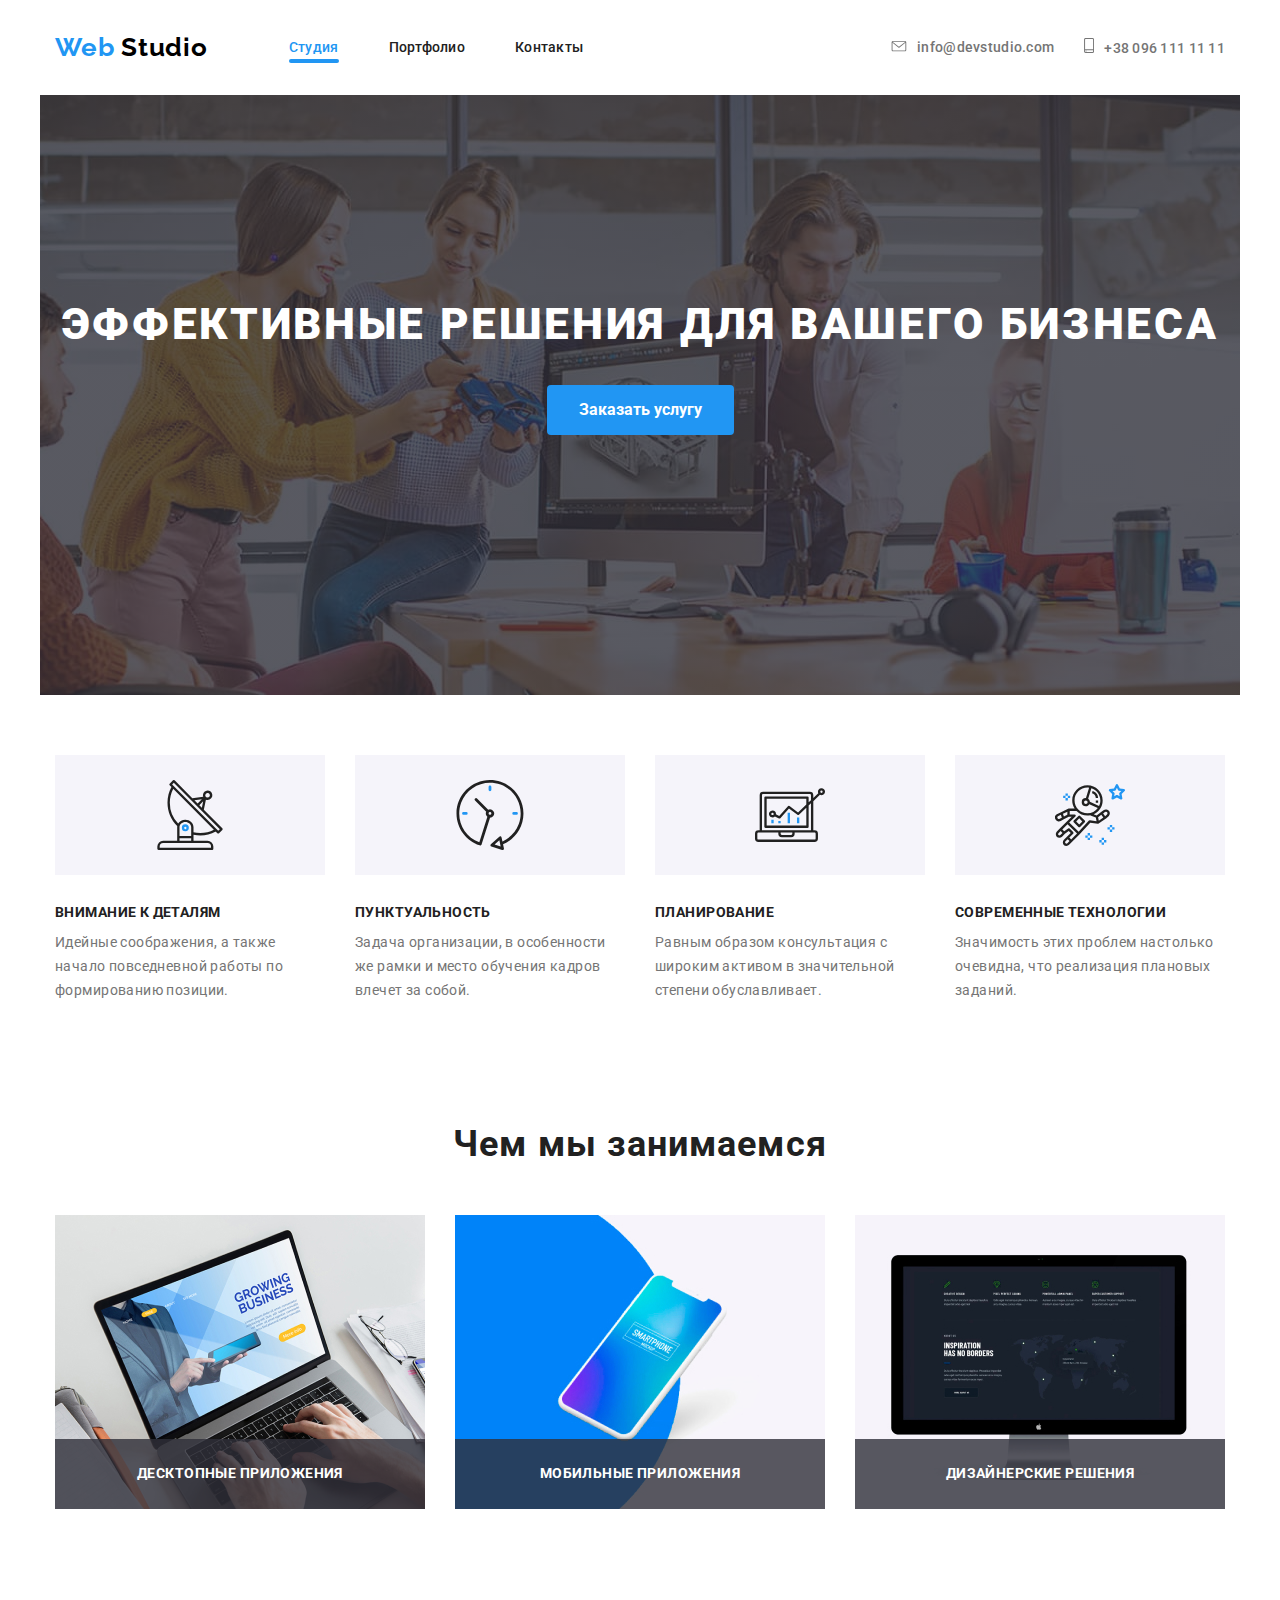
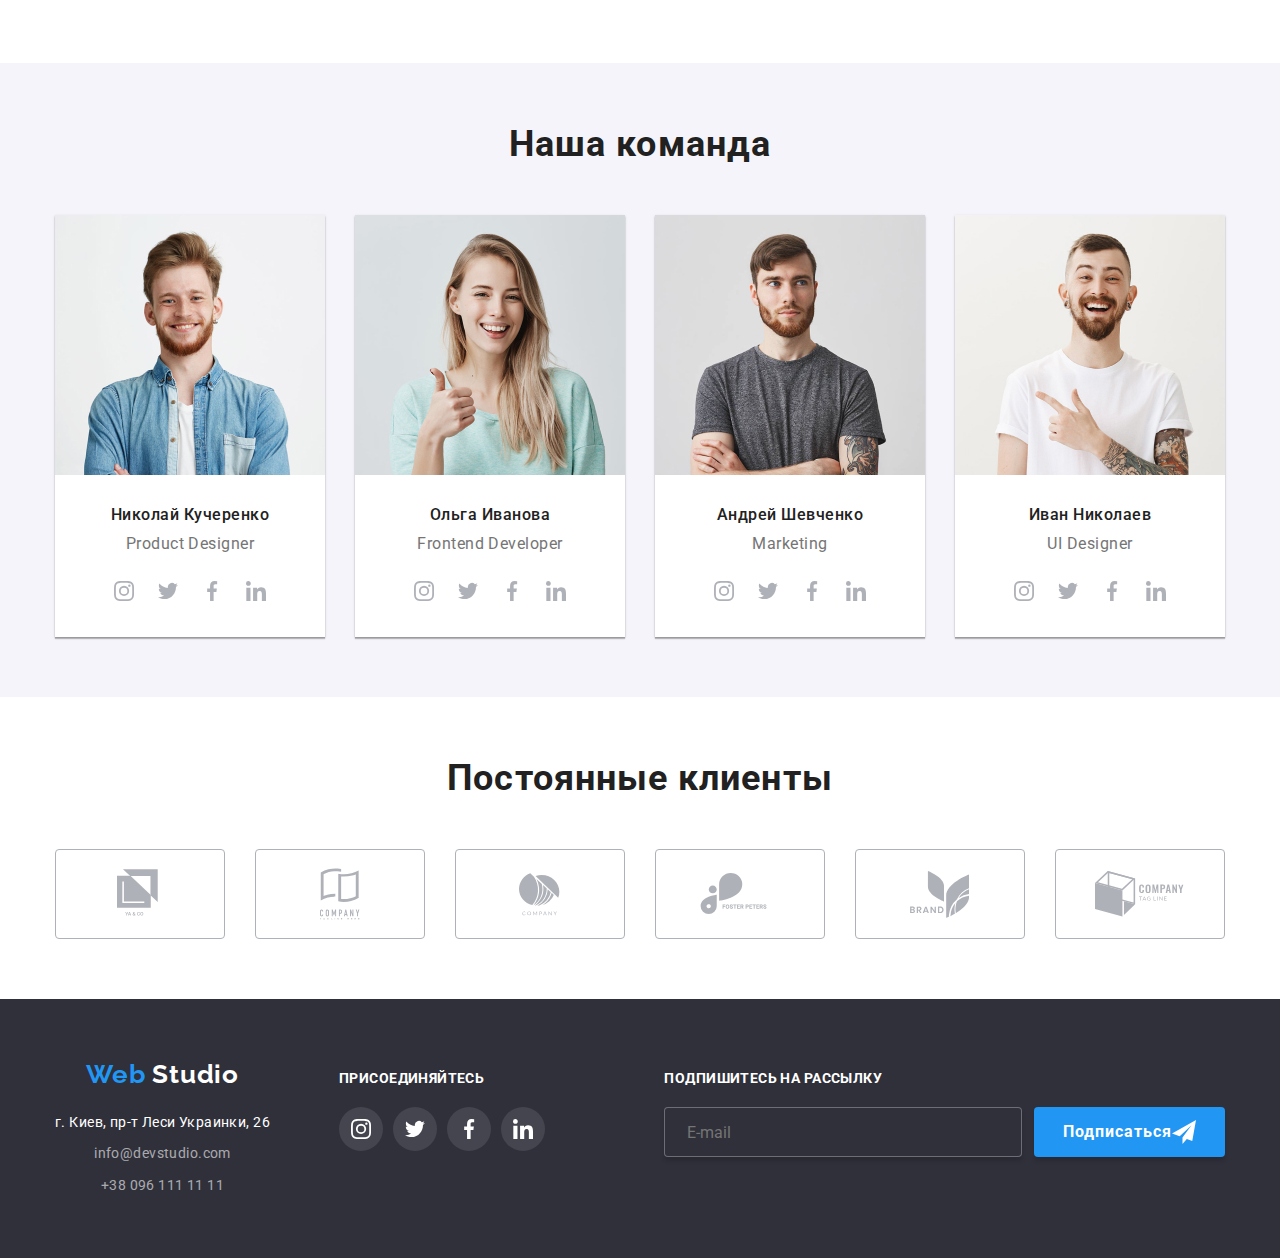
<file: index.html>
<!DOCTYPE html>
<html lang="ru">
  <head>
    <meta charset="UTF-8" />
    <meta name="viewport" content="width=device-width, initial-scale=1.0" />
    <title>Web Studio</title>
    <link
      href="https://fonts.googleapis.com/css2?family=Raleway:wght@700&family=Roboto:wght@400;500;700;900&display=swap"
      rel="stylesheet"
    />
    <link rel="stylesheet" href="./css/normalize.css" />
    <link rel="stylesheet" href="./css/main.min.css" />
  </head>
  <body class="body">
    <header class="site-header">
      <div class="container">
        <div class="button-container">
          <a href="./index.html" class="logo">
            <span class="logo-blue">Web</span>
            <span class="logo-black">Studio</span>
          </a>
          <button
            type="button"
            class="menu-button"
            aria-expanded="false"
            aria-controls="menu-container"
            data-menu-button
          >
            <svg
              width="40"
              height="40"
              aria-label="Переключатель мобильного меню"
            >
              <use
                class="icon-nav-close"
                href="./images/Sprite.svg#icon-nav-close"
              ></use>
              <use
                class="icon-nav-menu"
                href="./images/Sprite.svg#icon-nav-menu"
              ></use>
            </svg>
          </button>
        </div>
        <div class="menu-container" id="menu-container" data-menu>
          <nav class="nav">
            <div>
              <ul class="site-nav list">
                <li class="nav-item">
                  <a class="nav-item-link active" href="./index.html">Студия</a>
                </li>
                <li class="nav-item">
                  <a class="nav-item-link" href="./portfolio.html">Портфолио</a>
                </li>
                <li class="nav-item">
                  <a class="nav-item-link" href="">Контакты</a>
                </li>
              </ul>
            </div>
          </nav>
          <div class="contacts-header">
            <ul class="contacts list">
              <li class="contacts-item">
                <a href="mailto:info@devstudio.com">
                  <svg class="contacts-icon" width="16px" height="11px">
                    <use href="./images/Sprite.svg#icon-envelope"></use></svg
                  >info@devstudio.com</a
                >
              </li>
              <li class="contacts-item">
                <a href="tel:+380961111111">
                  <svg class="contacts-icon" width="10px" height="15px">
                    <use href="./images/Sprite.svg#icon-smartphone"></use></svg
                  >+38 096 111 11 11</a
                >
              </li>
            </ul>
          </div>
        </div>
      </div>
    </header>
    <!--Секция Герой-->
    <main>
      <section class="hero">
        <div class="container">
          <h1 class="main-slogan">Эффективные решения для вашего бизнеса</h1>
          <div data-modal-open>
            <button class="order-button">
              Заказать услугу
            </button>
          </div>
          <div class="backdrop is-hidden" data-modal>
            <div class="modal">
              <p class="modal-slogan">
                Оставьте свои данные, мы вам перезвоним
              </p>
              <form class="modal-form">
                <div class="modal-form-field">
                  <input
                    class="modal-form-input"
                    type="text"
                    name="name"
                    id="name"
                    placeholder=" "
                  />
                  <label class="modal-form-label" for="name">Имя</label>
                  <span class="icon-modal-form"
                    ><svg class="icon" width="12" height="12">
                      <use
                        href="./images/Sprite.svg#icon-person-form"
                      ></use></svg
                  ></span>
                </div>
                <div class="modal-form-field">
                  <input
                    class="modal-form-input"
                    type="tel"
                    name="tel"
                    id="tel"
                    placeholder=" "
                  />
                  <label class="modal-form-label" for="tel">Телефон</label>
                  <span class="icon-modal-form"
                    ><svg class="icon" width="14" height="14">
                      <use
                        href="./images/Sprite.svg#icon-phone-form"
                      ></use></svg
                  ></span>
                </div>
                <div class="modal-form-field">
                  <input
                    class="modal-form-input"
                    type="email"
                    name="mail"
                    id="mail"
                    placeholder=" "
                  />
                  <label class="modal-form-label" for="mail">Почта</label>
                  <span class="icon-modal-form"
                    ><svg class="icon" width="16" height="12">
                      <use href="./images/Sprite.svg#icon-mail-form"></use></svg
                  ></span>
                </div>
                <div class="modal-form-comment">
                  <textarea
                    class="comment-area"
                    name="comment"
                    id="comment"
                    cols="50"
                    rows="10"
                    placeholder=" "
                  ></textarea>
                  <label class="form-label-comment" for="comment"
                    >Комментарий</label
                  >
                </div>
                <label class="agreement-checkbox">
                  <input
                    class="checkbox visually-hidden"
                    type="checkbox"
                    name="agreement"
                  />

                  <span class="check-text"
                    >Соглашаюсь с рассылкой и принимаю
                    <a class="agreement-link" href="#"
                      >Условия договора</a
                    ></span
                  >
                </label>
                <button type="submit" class="modal-submit" data-modal-close>
                  Отправить
                </button>
              </form>
              <span class="close-form" data-modal-close
                ><svg class="close-form-icon" width="11" height="11">
                  <use href="./images/Sprite.svg#icon-close-form"></use></svg
              ></span>
            </div>
          </div>
        </div>
      </section>
      <!--Секция без названия-->
      <section class="section">
        <div class="container">
          <ul class="benefits list">
            <li class="benefits-list">
              <div class="benefits-icon-block">
                <svg class="benefits-icon">
                  <use href="./images/Sprite.svg#icon-antenna"></use>
                </svg>
              </div>
              <h3 class="benefits-list-name">Внимание к деталям</h3>
              <p class="benefits-list-description">
                Идейные соображения, а также начало повседневной работы по
                формированию позиции.
              </p>
            </li>
            <li class="benefits-list">
              <div class="benefits-icon-block">
                <svg class="benefits-icon">
                  <use href="./images/Sprite.svg#icon-clock"></use>
                </svg>
              </div>
              <h3 class="benefits-list-name">Пунктуальность</h3>
              <p class="benefits-list-description">
                Задача организации, в особенности же рамки и место обучения
                кадров влечет за собой.
              </p>
            </li>
            <li class="benefits-list">
              <div class="benefits-icon-block">
                <svg class="benefits-icon">
                  <use href="./images/Sprite.svg#icon-diagram"></use>
                </svg>
              </div>
              <h3 class="benefits-list-name">Планирование</h3>
              <p class="benefits-list-description">
                Равным образом консультация с широким активом в значительной
                степени обуславливает.
              </p>
            </li>
            <li class="benefits-list">
              <div class="benefits-icon-block">
                <svg class="benefits-icon">
                  <use href="./images/Sprite.svg#icon-astronaut"></use>
                </svg>
              </div>
              <h3 class="benefits-list-name">Современные технологии</h3>
              <p class="benefits-list-description">
                Значимость этих проблем настолько очевидна, что реализация
                плановых заданий.
              </p>
            </li>
          </ul>
        </div>
      </section>
      <!--Секция чем мы занимаемся-->
      <section class="section">
        <div class="container business-container">
          <h2 class="section-name">Чем мы занимаемся</h2>
          <ul class="business list">
            <li class="business-item">
              <img
                class="business-image"
                src="./images/JPG/1200-Portfolio_9(Laptop).jpg"
                srcset="
                  ./images/JPG/1200-Portfolio_9(Laptop).jpg    1x,
                  ./images/JPG/1200-Portfolio_9(Laptop)@2x.jpg 2x
                "
                alt="Фото ноутбука"
                width="370"
              />
              <h3 class="business-item-name">Десктопные приложения</h3>
            </li>
            <li class="business-item">
              <img
                class="business-image"
                src="./images/JPG/1200-Phone.jpg"
                srcset="
                  ./images/JPG/1200-Phone.jpg    1x,
                  ./images/JPG/1200-Phone@2x.jpg 2x
                "
                alt="Фото телефона"
                width="370"
              />
              <h3 class="business-item-name">Мобильные приложения</h3>
            </li>
            <li class="business-item">
              <img
                class="business-image"
                src="./images/JPG/1200-Portfolio_6(Monitor).jpg"
                srcset="
                  ./images/JPG/1200-Portfolio_6(Monitor).jpg    1x,
                  ./images/JPG/1200-Portfolio_6(Monitor)@2x.jpg 2x
                "
                alt="Фото монитора"
                width="370"
              />
              <h3 class="business-item-name">Дизайнерские решения</h3>
            </li>
          </ul>
        </div>
      </section>
      <!--Секция наша команда-->
      <section class="section our-team">
        <div class="container">
          <h2 class="section-name">Наша команда</h2>
          <ul class="team list">
            <li class="team-member">
              <picture>
                <source
                  srcset="
                    ./images/JPG/1200-Продукт_Дизайнер.jpg    1x,
                    ./images/JPG/1200-Продукт_Дизайнер@2x.jpg 2x
                  "
                  media="(min-width: 1200px)"
                />
                <source
                  srcset="
                    ./images/JPG/768-Продукт_Дизайнер.jpg    1x,
                    ./images/JPG/768-Продукт_Дизайнер@2x.jpg 2x
                  "
                  media="(min-width: 768px)"
                />
                <source
                  srcset="
                    ./images/JPG/480-Продукт_Дизайнер.jpg    1x,
                    ./images/JPG/480-Продукт_Дизайнер@2x.jpg 2x
                  "
                  media="(max-width: 767px)"
                />
                <img
                  alt="Фото дизайнера"
                  src="./images/JPG/480-Продукт_Дизайнер.jpg"
                />
              </picture>
              <h3 class="team-member-name">Николай Кучеренко</h3>
              <p class="team-member-profession">Product Designer</p>
              <ul class="links list">
                <li>
                  <a href="" class="team-links" aria-label="Инстаграм">
                    <svg class="team-links-icon" width="20" height="20">
                      <use href="./images/Sprite.svg#icon-instagram"></use>
                    </svg>
                  </a>
                </li>
                <li>
                  <a href="" class="team-links" aria-label="Твиттер">
                    <svg class="team-links-icon" width="20" height="20">
                      <use href="./images/Sprite.svg#icon-twitter"></use>
                    </svg>
                  </a>
                </li>
                <li>
                  <a href="" class="team-links" aria-label="Фэйсбук">
                    <svg class="team-links-icon" width="20" height="20">
                      <use href="./images/Sprite.svg#icon-facebook"></use>
                    </svg>
                  </a>
                </li>
                <li>
                  <a href="" class="team-links" aria-label="Линкедин">
                    <svg class="team-links-icon" width="20" height="20">
                      <use href="./images/Sprite.svg#icon-linkedin"></use>
                    </svg>
                  </a>
                </li>
              </ul>
            </li>
            <li class="team-member">
              <picture>
                <source
                  srcset="
                    ./images/JPG/1200-Фронт-энд.jpg    1x,
                    ./images/JPG/1200-Фронт-энд@2x.jpg 2x
                  "
                  media="(min-width: 1200px)"
                />
                <source
                  srcset="
                    ./images/JPG/768-Фронт-энд.jpg    1x,
                    ./images/JPG/768-Фронт-энд@2x.jpg 2x
                  "
                  media="(min-width: 768px)"
                />
                <source
                  srcset="
                    ./images/JPG/480-Фронт-энд.jpg    1x,
                    ./images/JPG/480-Фронт-энд@2x.jpg 2x
                  "
                  media="(max-width: 767px)"
                />
                <img
                  src="./images/JPG/480-Фронт-энд.jpg"
                  alt="Фото фронт-энд разработчика"
                />
              </picture>
              <h3 class="team-member-name">Ольга Иванова</h3>
              <p class="team-member-profession">Frontend Developer</p>
              <ul class="links list">
                <li>
                  <a href="" class="team-links" aria-label="Инстаграм">
                    <svg class="team-links-icon" width="20" height="20">
                      <use href="./images/Sprite.svg#icon-instagram"></use>
                    </svg>
                  </a>
                </li>
                <li>
                  <a href="" class="team-links" aria-label="Твиттер">
                    <svg class="team-links-icon" width="20" height="20">
                      <use href="./images/Sprite.svg#icon-twitter"></use>
                    </svg>
                  </a>
                </li>
                <li>
                  <a href="" class="team-links" aria-label="Фэйсбук">
                    <svg class="team-links-icon" width="20" height="20">
                      <use href="./images/Sprite.svg#icon-facebook"></use>
                    </svg>
                  </a>
                </li>
                <li>
                  <a href="" class="team-links" aria-label="Линкедин">
                    <svg class="team-links-icon" width="20" height="20">
                      <use href="./images/Sprite.svg#icon-linkedin"></use>
                    </svg>
                  </a>
                </li>
              </ul>
            </li>
            <li class="team-member">
              <picture>
                <source
                  srcset="
                    ./images/JPG/1200-Маркетинг.jpg    1x,
                    ./images/JPG/1200-Маркетинг@2x.jpg 2x
                  "
                  media="(min-width: 1200px)"
                />
                <source
                  srcset="
                    ./images/JPG/768-Маркетинг.jpg    1x,
                    ./images/JPG/768-Маркетинг@2x.jpg 2x
                  "
                  media="(min-width: 768px)"
                />
                <source
                  srcset="
                    ./images/JPG/480-Маркетинг.jpg    1x,
                    ./images/JPG/480-Маркетинг@2x.jpg 2x
                  "
                  media="(max-width: 767px)"
                />

                <img
                  src="./images/JPG/480-Маркетинг.jpg"
                  alt="Фото маркетолога"
                />
              </picture>
              <h3 class="team-member-name">Андрей Шевченко</h3>
              <p class="team-member-profession">Marketing</p>
              <ul class="links list">
                <li>
                  <a href="" class="team-links" aria-label="Инстаграм">
                    <svg class="team-links-icon" width="20" height="20">
                      <use href="./images/Sprite.svg#icon-instagram"></use>
                    </svg>
                  </a>
                </li>
                <li>
                  <a href="" class="team-links" aria-label="Твиттер">
                    <svg class="team-links-icon" width="20" height="20">
                      <use href="./images/Sprite.svg#icon-twitter"></use>
                    </svg>
                  </a>
                </li>
                <li>
                  <a href="" class="team-links" aria-label="Фэйсбук">
                    <svg class="team-links-icon" width="20" height="20">
                      <use href="./images/Sprite.svg#icon-facebook"></use>
                    </svg>
                  </a>
                </li>
                <li>
                  <a href="" class="team-links" aria-label="Линкедин">
                    <svg class="team-links-icon" width="20" height="20">
                      <use href="./images/Sprite.svg#icon-linkedin"></use>
                    </svg>
                  </a>
                </li>
              </ul>
            </li>
            <li class="team-member">
              <picture>
                <source
                  srcset="
                    ./images/JPG/1200-UI_Дизайнер.jpg    1x,
                    ./images/JPG/1200-UI_Дизайнер@2x.jpg 2x
                  "
                  media="(min-width: 1200px)"
                />
                <source
                  srcset="
                    ./images/JPG/768-UI_Дизайнер.jpg    1x,
                    ./images/JPG/768-UI_Дизайнер@2x.jpg 2x
                  "
                  media="(min-width: 768px)"
                />
                <source
                  srcset="
                    ./images/JPG/480-UI_Дизайнер.jpg    1x,
                    ./images/JPG/480-UI_Дизайнер@2x.jpg 2x
                  "
                  media="(max-width: 767px)"
                />

                <img
                  src="./images/JPG/480-UI_Дизайнер.jpg"
                  alt="Фото дизайнера UI"
                />
              </picture>
              <h3 class="team-member-name">Иван Николаев</h3>
              <p class="team-member-profession">UI Designer</p>
              <ul class="links list">
                <li>
                  <a href="" class="team-links" aria-label="Инстаграм">
                    <svg class="team-links-icon" width="20" height="20">
                      <use href="./images/Sprite.svg#icon-instagram"></use>
                    </svg>
                  </a>
                </li>
                <li>
                  <a href="" class="team-links" aria-label="Твиттер">
                    <svg class="team-links-icon" width="20" height="20">
                      <use href="./images/Sprite.svg#icon-twitter"></use>
                    </svg>
                  </a>
                </li>
                <li>
                  <a href="" class="team-links" aria-label="Фэйсбук">
                    <svg class="team-links-icon" width="20" height="20">
                      <use href="./images/Sprite.svg#icon-facebook"></use>
                    </svg>
                  </a>
                </li>
                <li>
                  <a href="" class="team-links" aria-label="Линкедин">
                    <svg class="team-links-icon" width="20" height="20">
                      <use href="./images/Sprite.svg#icon-linkedin"></use>
                    </svg>
                  </a>
                </li>
              </ul>
            </li>
          </ul>
        </div>
      </section>
      <!--Секция постоянные клиенты-->
      <section class="section">
        <div class="container">
          <h2 class="section-name">Постоянные клиенты</h2>
          <ul class="clients list">
            <li class="clients-logo-block">
              <a class="clients-logo" aria-label="Лого клиента">
                <svg class="icon-logo" width="45" height="50">
                  <use href="./images/Sprite.svg#icon-client-1"></use>
                </svg>
              </a>
            </li>
            <li class="clients-logo-block">
              <a class="clients-logo" aria-label="Лого клиента">
                <svg class="icon-logo" width="40" height="52">
                  <use href="./images/Sprite.svg#icon-client-2"></use>
                </svg>
              </a>
            </li>
            <li class="clients-logo-block">
              <a class="clients-logo" aria-label="Лого клиента">
                <svg class="icon-logo" width="41" height="43">
                  <use href="./images/Sprite.svg#icon-client-3"></use>
                </svg>
              </a>
            </li>
            <li class="clients-logo-block">
              <a class="clients-logo" aria-label="Лого клиента">
                <svg class="icon-logo" width="80" height="42">
                  <use href="./images/Sprite.svg#icon-client-4"></use>
                </svg>
              </a>
            </li>
            <li class="clients-logo-block">
              <a class="clients-logo" aria-label="Лого клиента">
                <svg class="icon-logo" width="59" height="47">
                  <use href="./images/Sprite.svg#icon-client-5"></use>
                </svg>
              </a>
            </li>
            <li class="clients-logo-block">
              <a class="clients-logo" aria-label="Лого клиента">
                <svg class="icon-logo" width="89" height="46">
                  <use href="./images/Sprite.svg#icon-client-6"></use>
                </svg>
              </a>
            </li>
          </ul>
        </div>
      </section>
    </main>
    <footer class="footer">
      <div class="footer-container">
        <div class="block-for-tablet">
          <div class="block-adress">
            <a href="/" class="logo">
              <span class="logo-blue">Web</span>
              <span class="logo-white">Studio</span></a
            >
            <ul class="adress list">
              <li class="adress-main">
                <p>г. Киев, пр-т Леси Украинки, 26</p>
              </li>
              <li class="adress-links">
                <a href="mailto:info@devstudio.com">info@devstudio.com</a>
              </li>
              <li class="adress-links">
                <a href="tel:+380961111111">+38 096 111 11 11</a>
              </li>
            </ul>
          </div>
          <div class="block-join">
            <p class="join">Присоединяйтесь</p>
            <ul class="join-links list">
              <li>
                <a href="" class="join-links-item" aria-label="Инстаграм">
                  <svg class="join-links-icon" width="20" height="20">
                    <use href="./images/Sprite.svg#icon-instagram"></use>
                  </svg>
                </a>
              </li>
              <li>
                <a href="" class="join-links-item" aria-label="Твиттер">
                  <svg class="join-links-icon" width="20" height="20">
                    <use href="./images/Sprite.svg#icon-twitter"></use>
                  </svg>
                </a>
              </li>
              <li>
                <a href="" class="join-links-item" aria-label="Фэйсбук">
                  <svg class="join-links-icon" width="20" height="20">
                    <use href="./images/Sprite.svg#icon-facebook"></use>
                  </svg>
                </a>
              </li>
              <li>
                <a href="" class="join-links-item" aria-label="Линкедин">
                  <svg class="join-links-icon" width="20" height="20">
                    <use href="./images/Sprite.svg#icon-linkedin"></use>
                  </svg>
                </a>
              </li>
            </ul>
          </div>
        </div>
        <div class="block-sign">
          <p class="sign">Подпишитесь на рассылку</p>
          <div class="sign-form">
            <input
              class="sign-input"
              type="email"
              name="mail"
              placeholder="E-mail"
            />
            <button class="button-sign" type="submit">
              Подписаться
              <svg width="24" height="24">
                <use href="./images/Sprite.svg#icon-send"></use>
              </svg>
            </button>
          </div>
        </div>
      </div>
    </footer>

    <script src="./js/modal.js"></script>
    <script src="./js/menu.js"></script>
  </body>
</html>
</file>
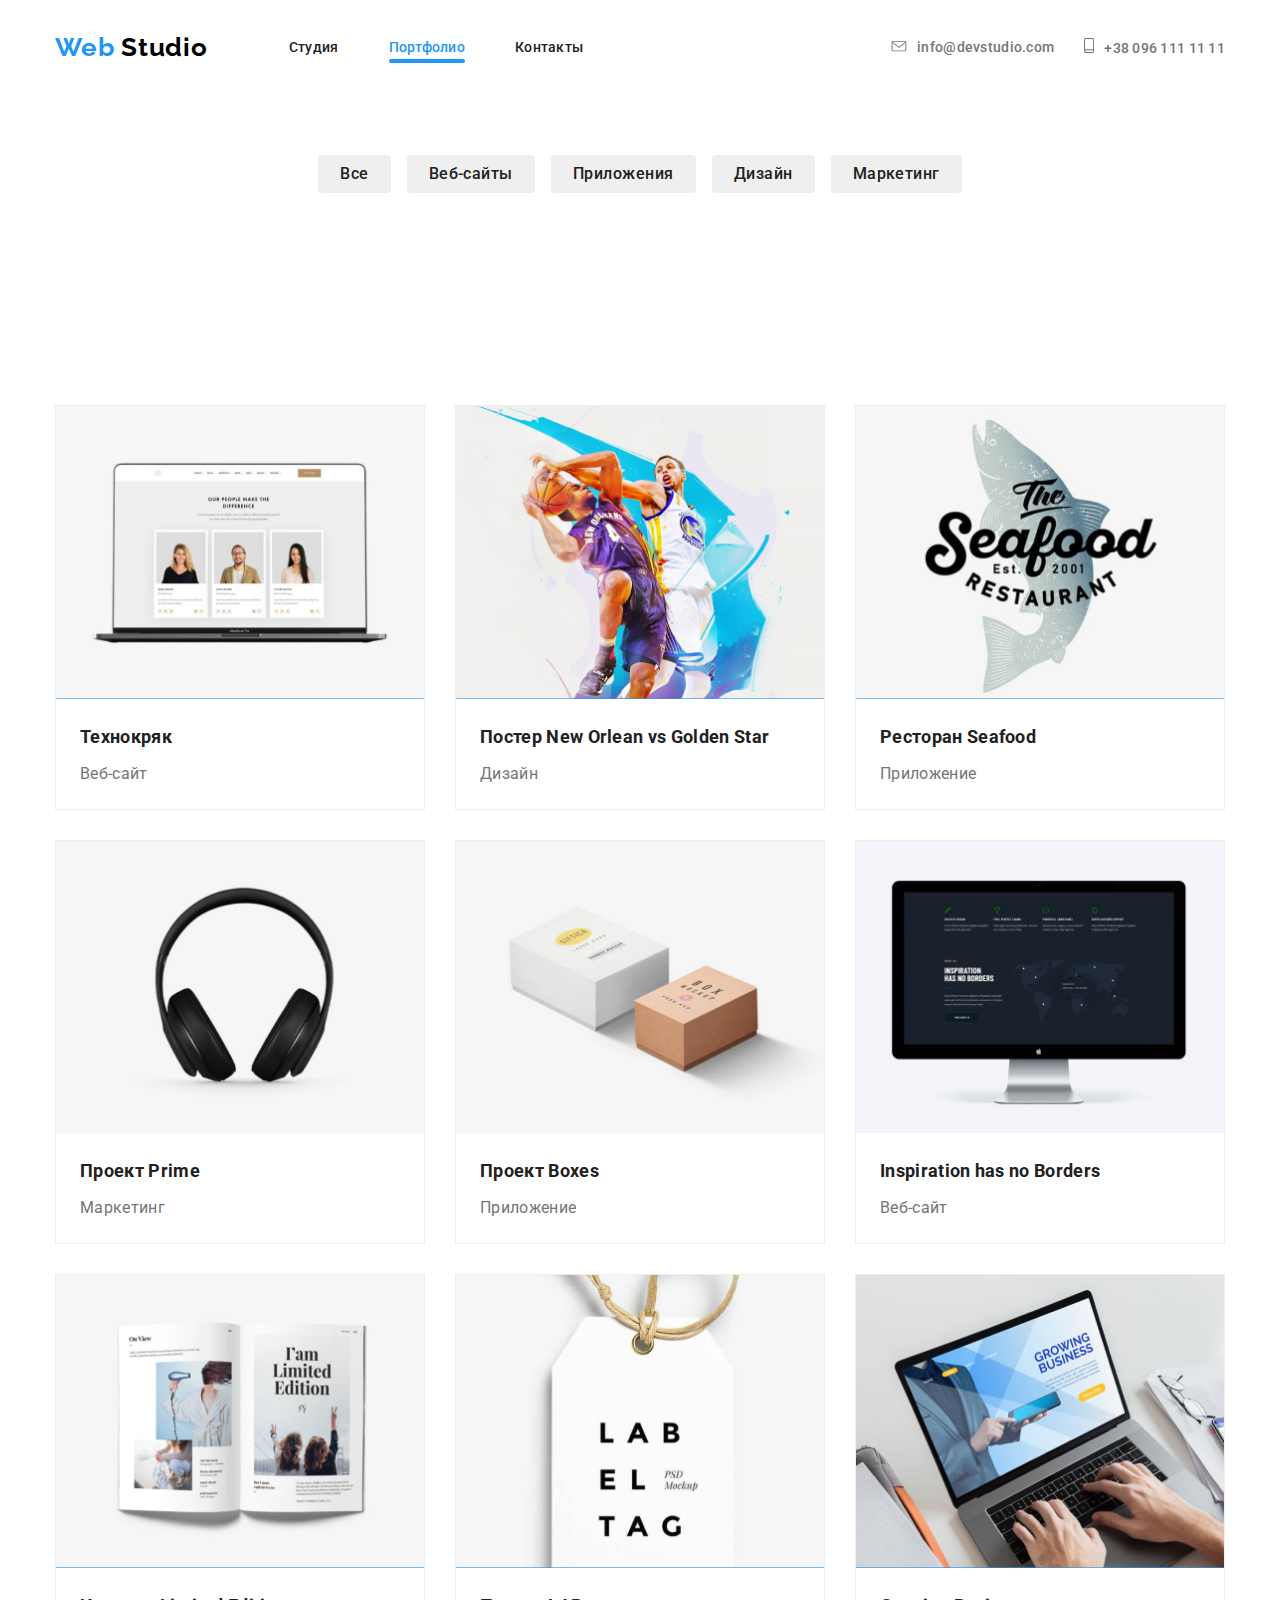
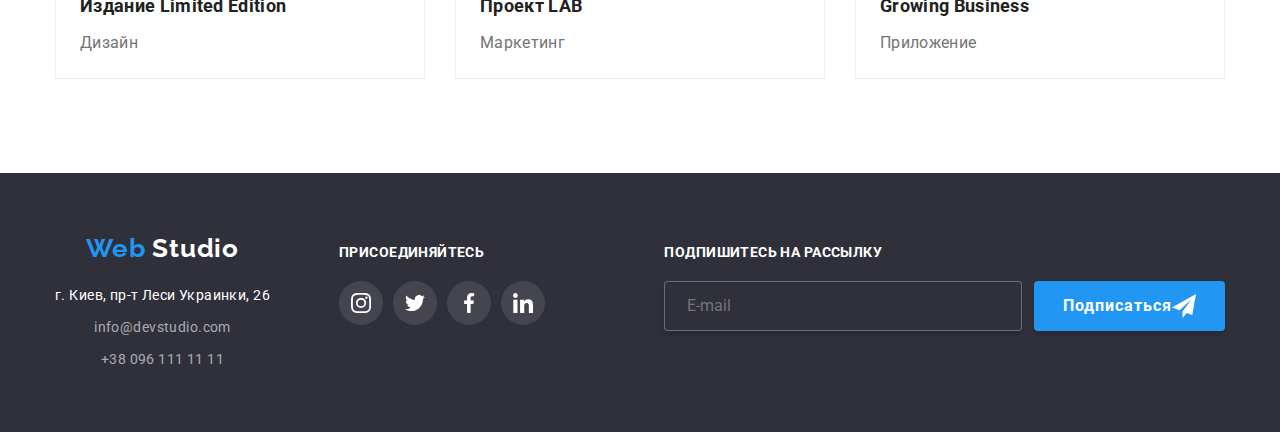
<file: portfolio.html>
<!DOCTYPE html>
<html lang="ru">
  <head>
    <meta charset="UTF-8" />
    <meta name="viewport" content="width=device-width, initial-scale=1.0" />
    <title>Portfolio</title>
    <link
      href="https://fonts.googleapis.com/css2?family=Raleway:wght@700&family=Roboto:wght@400;500;700;900&display=swap"
      rel="stylesheet"
    />
    <link rel="stylesheet" href="./css/normalize.css" />
    <link rel="stylesheet" href="./css/portfolio.min.css" />
  </head>
  <body class="body">
    <header class="site-header">
      <div class="container">
        <div class="button-container">
          <a href="./index.html" class="logo">
            <span class="logo-blue">Web</span>
            <span class="logo-black">Studio</span>
          </a>
          <button
            type="button"
            class="menu-button"
            aria-expanded="false"
            aria-controls="menu-container"
            data-menu-button
          >
            <svg
              width="40"
              height="40"
              aria-label="Переключатель мобильного меню"
            >
              <use
                class="icon-nav-close"
                href="./images/Sprite.svg#icon-nav-close"
              ></use>
              <use
                class="icon-nav-menu"
                href="./images/Sprite.svg#icon-nav-menu"
              ></use>
            </svg>
          </button>
        </div>
        <div class="menu-container" id="menu-container" data-menu>
          <nav class="nav">
            <div>
              <ul class="site-nav list">
                <li class="nav-item">
                  <a class="nav-item-link" href="./index.html">Студия</a>
                </li>
                <li class="nav-item">
                  <a class="nav-item-link active" href="./portfolio.html"
                    >Портфолио</a
                  >
                </li>
                <li class="nav-item">
                  <a class="nav-item-link" href="">Контакты</a>
                </li>
              </ul>
            </div>
          </nav>
          <div class="contacts-header">
            <ul class="contacts list">
              <li class="contacts-item">
                <a href="mailto:info@devstudio.com">
                  <svg class="contacts-icon" width="16px" height="11px">
                    <use href="./images/Sprite.svg#icon-envelope"></use></svg
                  >info@devstudio.com</a
                >
              </li>
              <li class="contacts-item">
                <a href="tel:+380961111111">
                  <svg class="contacts-icon" width="10px" height="15px">
                    <use href="./images/Sprite.svg#icon-smartphone"></use></svg
                  >+38 096 111 11 11</a
                >
              </li>
            </ul>
          </div>
        </div>
      </div>
    </header>
    <main>
      <!--Главный заголовок, который нужно скрыть-->
      <h1 class="visually-hidden">Портфолио</h1>
      <section class="section section-portfolio">
        <div class="portfolio-container">
          <ul class="button-list list">
            <li class="button-item">
              <button type="button" class="button">Все</button>
            </li>
            <li class="button-item">
              <button type="button" class="button">Веб-сайты</button>
            </li>
            <li class="button-item">
              <button type="button" class="button">Приложения</button>
            </li>
            <li class="button-item">
              <button type="button" class="button">Дизайн</button>
            </li>
            <li class="button-item">
              <button type="button" class="button">Маркетинг</button>
            </li>
          </ul>
        </div>
        <div class="portfolio-container">
          <ul class="portfolio list">
            <li class="portfolio-item">
              <a class="portfolio-item-card">
                <div class="portfolio-image-overlay">
                  <picture>
                    <source
                      srcset="
                        ./images/JPG/1200-Portfolio_1.jpg    1x,
                        ./images/JPG/1200-Portfolio_1@2x.jpg 2x
                      "
                      media="(min-width: 1200px)"
                    />
                    <source
                      srcset="
                        ./images/JPG/768-Portfolio_1.jpg    1x,
                        ./images/JPG/768-Portfolio_1@2x.jpg 2x
                      "
                      media="(min-width: 768px)"
                    />
                    <source
                      srcset="
                        ./images/JPG/480-Portfolio_1.jpg    1x,
                        ./images/JPG/480-Portfolio_1@2x.jpg 2x
                      "
                      media="(max-width: 767px)"
                    />
                    <img
                      class="portfolio-image"
                      src="./images/JPG/480-Portfolio_1.jpg"
                      alt="Изображение ноутбука"
                    />
                  </picture>

                  <div class="portfolio-overlay">
                    <p class="portfolio-item-presentation">
                      Технокряк это современная площадка распространения
                      коронавируса. Компании используют эту платформу для
                      цифрового шпионажа и атак на защищённые сервера
                      конкурентов.
                    </p>
                  </div>
                </div>
                <h2 class="portfolio-item-name">Технокряк</h2>
                <p class="portfolio-item-path">Веб-сайт</p>
              </a>
            </li>
            <li class="portfolio-item">
              <a class="portfolio-item-card">
                <div class="portfolio-image-overlay">
                  <picture>
                    <source
                      srcset="
                        ./images/JPG/1200-Portfolio_2.jpg    1x,
                        ./images/JPG/1200-Portfolio_2@2x.jpg 2x
                      "
                      media="(min-width: 1200px)"
                    />
                    <source
                      srcset="
                        ./images/JPG/768-Portfolio_2.jpg    1x,
                        ./images/JPG/768-Portfolio_2@2x.jpg 2x
                      "
                      media="(min-width: 768px)"
                    />
                    <source
                      srcset="
                        ./images/JPG/480-Portfolio_2.jpg    1x,
                        ./images/JPG/480-Portfolio_2@2x.jpg 2x
                      "
                      media="(max-width: 767px)"
                    />
                    <img
                      class="portfolio-image"
                      src="./images/JPG/480-Portfolio_2.jpg"
                      alt="Игра в баскетбол"
                    />
                  </picture>
                  <div class="portfolio-overlay">
                    <p class="portfolio-item-presentation">
                      Технокряк это современная площадка распространения
                      коронавируса. Компании используют эту платформу для
                      цифрового шпионажа и атак на защищённые сервера
                      конкурентов.
                    </p>
                  </div>
                </div>
                <h2 class="portfolio-item-name">
                  Постер New Orlean vs Golden Star
                </h2>
                <p class="portfolio-item-path">Дизайн</p>
              </a>
            </li>
            <li class="portfolio-item">
              <a class="portfolio-item-card">
                <div class="portfolio-image-overlay">
                  <picture>
                    <source
                      srcset="
                        ./images/JPG/1200-Portfolio_3.jpg    1x,
                        ./images/JPG/1200-Portfolio_3@2x.jpg 2x
                      "
                      media="(min-width: 1200px)"
                    />
                    <source
                      srcset="
                        ./images/JPG/768-Portfolio_3.jpg    1x,
                        ./images/JPG/768-Portfolio_3@2x.jpg 2x
                      "
                      media="(min-width: 768px)"
                    />
                    <source
                      srcset="
                        ./images/JPG/480-Portfolio_3.jpg    1x,
                        ./images/JPG/480-Portfolio_3@2x.jpg 2x
                      "
                      media="(max-width: 767px)"
                    />
                    <img
                      class="portfolio-image"
                      src="./images/JPG/480-Portfolio_3.jpg"
                      alt="Лого ресторана Сифуд"
                    />
                  </picture>
                  <div class="portfolio-overlay">
                    <p class="portfolio-item-presentation">
                      Технокряк это современная площадка распространения
                      коронавируса. Компании используют эту платформу для
                      цифрового шпионажа и атак на защищённые сервера
                      конкурентов.
                    </p>
                  </div>
                </div>
                <h2 class="portfolio-item-name">Ресторан Seafood</h2>
                <p class="portfolio-item-path">Приложение</p>
              </a>
            </li>
            <li class="portfolio-item">
              <a class="portfolio-item-card">
                <div class="portfolio-image-overlay">
                  <picture>
                    <source
                      srcset="
                        ./images/JPG/1200-Portfolio_4.jpg    1x,
                        ./images/JPG/1200-Portfolio_4@2x.jpg 2x
                      "
                      media="(min-width: 1200px)"
                    />
                    <source
                      srcset="
                        ./images/JPG/768-Portfolio_4.jpg    1x,
                        ./images/JPG/768-Portfolio_4@2x.jpg 2x
                      "
                      media="(min-width: 768px)"
                    />
                    <source
                      srcset="
                        ./images/JPG/480-Portfolio_4.jpg    1x,
                        ./images/JPG/480-Portfolio_4@2x.jpg 2x
                      "
                      media="(max-width: 767px)"
                    />
                    <img
                      class="portfolio-image"
                      src="./images/480-Portfolio_4.jpg"
                      alt="Изображение наушников"
                    />
                  </picture>
                  <div class="portfolio-overlay">
                    <p class="portfolio-item-presentation">
                      Технокряк это современная площадка распространения
                      коронавируса. Компании используют эту платформу для
                      цифрового шпионажа и атак на защищённые сервера
                      конкурентов.
                    </p>
                  </div>
                </div>
                <h2 class="portfolio-item-name">Проект Prime</h2>
                <p class="portfolio-item-path">Маркетинг</p>
              </a>
            </li>
            <li class="portfolio-item">
              <a class="portfolio-item-card">
                <div class="portfolio-image-overlay">
                  <picture>
                    <source
                      srcset="
                        ./images/JPG/1200-Portfolio_5.jpg    1x,
                        ./images/JPG/1200-Portfolio_5@2x.jpg 2x
                      "
                      media="(min-width: 1200px)"
                    />
                    <source
                      srcset="
                        ./images/JPG/768-Portfolio_5.jpg    1x,
                        ./images/JPG/768-Portfolio_5@2x.jpg 2x
                      "
                      media="(min-width: 768px)"
                    />
                    <source
                      srcset="
                        ./images/JPG/480-Portfolio_5.jpg    1x,
                        ./images/JPG/480-Portfolio_5@2x.jpg 2x
                      "
                      media="(max-width: 767px)"
                    />
                    <img
                      class="portfolio-image"
                      src="./images/JPG/480-Portfolio_5.jpg"
                      alt="Изображение 2 коробок"
                    />
                  </picture>
                  <div class="portfolio-overlay">
                    <p class="portfolio-item-presentation">
                      Технокряк это современная площадка распространения
                      коронавируса. Компании используют эту платформу для
                      цифрового шпионажа и атак на защищённые сервера
                      конкурентов.
                    </p>
                  </div>
                </div>
                <h2 class="portfolio-item-name">Проект Boxes</h2>
                <p class="portfolio-item-path">Приложение</p>
              </a>
            </li>
            <li class="portfolio-item">
              <a class="portfolio-item-card">
                <div class="portfolio-image-overlay">
                  <picture>
                    <source
                      srcset="
                        ./images/JPG/1200-Portfolio_6(Monitor).jpg    1x,
                        ./images/JPG/1200-Portfolio_6(Monitor)@2x.jpg 2x
                      "
                      media="(min-width: 1200px)"
                    />
                    <source
                      srcset="
                        ./images/JPG/768-Portfolio_6.jpg    1x,
                        ./images/JPG/768-Portfolio_6@2x.jpg 2x
                      "
                      media="(min-width: 768px)"
                    />
                    <source
                      srcset="
                        ./images/JPG/480-Portfolio_6.jpg    1x,
                        ./images/JPG/480-Portfolio_6@2x.jpg 2x
                      "
                      media="(max-width: 767px)"
                    />
                    <img
                      class="portfolio-image"
                      src="./images/JPG/480-Portfolio_6.jpg"
                      alt="Изображение монитора"
                    />
                  </picture>
                  <div class="portfolio-overlay">
                    <p class="portfolio-item-presentation">
                      Технокряк это современная площадка распространения
                      коронавируса. Компании используют эту платформу для
                      цифрового шпионажа и атак на защищённые сервера
                      конкурентов.
                    </p>
                  </div>
                </div>
                <h2 class="portfolio-item-name">Inspiration has no Borders</h2>
                <p class="portfolio-item-path">Веб-сайт</p>
              </a>
            </li>
            <li class="portfolio-item">
              <a class="portfolio-item-card">
                <div class="portfolio-image-overlay">
                  <picture>
                    <source
                      srcset="
                        ./images/JPG/1200-Portfolio_7.jpg    1x,
                        ./images/JPG/1200-Portfolio_7@2x.jpg 2x
                      "
                      media="(min-width: 1200px)"
                    />
                    <source
                      srcset="
                        ./images/JPG/768-Portfolio_7.jpg    1x,
                        ./images/JPG/768-Portfolio_7@2x.jpg 2x
                      "
                      media="(min-width: 768px)"
                    />
                    <source
                      srcset="
                        ./images/JPG/480-Portfolio_7.jpg    1x,
                        ./images/JPG/480-Portfolio_7@2x.jpg 2x
                      "
                      media="(max-width: 767px)"
                    />
                    <img
                      class="portfolio-image"
                      src="./images/JPG/480-Portfolio_7.jpg"
                      alt="Изображение книги"
                    />
                  </picture>
                  <div class="portfolio-overlay">
                    <p class="portfolio-item-presentation">
                      Технокряк это современная площадка распространения
                      коронавируса. Компании используют эту платформу для
                      цифрового шпионажа и атак на защищённые сервера
                      конкурентов.
                    </p>
                  </div>
                </div>
                <h2 class="portfolio-item-name">Издание Limited Edition</h2>
                <p class="portfolio-item-path">Дизайн</p>
              </a>
            </li>
            <li class="portfolio-item">
              <a class="portfolio-item-card">
                <div class="portfolio-image-overlay">
                  <picture>
                    <source
                      srcset="
                        ./images/JPG/1200-Portfolio_8.jpg    1x,
                        ./images/JPG/1200-Portfolio_8@2x.jpg 2x
                      "
                      media="(min-width: 1200px)"
                    />
                    <source
                      srcset="
                        ./images/JPG/768-Portfolio_8.jpg    1x,
                        ./images/JPG/768-Portfolio_8@2x.jpg 2x
                      "
                      media="(min-width: 768px)"
                    />
                    <source
                      srcset="
                        ./images/JPG/480-Portfolio_8.jpg    1x,
                        ./images/JPG/480-Portfolio_8@2x.jpg 2x
                      "
                      media="(max-width: 767px)"
                    />
                    <img
                      class="portfolio-image"
                      src="./images/JPG/480-Portfolio_8.jpg"
                      alt="Изображение ярлыка"
                    />
                  </picture>
                  <div class="portfolio-overlay">
                    <p class="portfolio-item-presentation">
                      Технокряк это современная площадка распространения
                      коронавируса. Компании используют эту платформу для
                      цифрового шпионажа и атак на защищённые сервера
                      конкурентов.
                    </p>
                  </div>
                </div>
                <h2 class="portfolio-item-name">Проект LAB</h2>
                <p class="portfolio-item-path">Маркетинг</p>
              </a>
            </li>
            <li class="portfolio-item">
              <a class="portfolio-item-card">
                <div class="portfolio-image-overlay">
                  <picture>
                    <source
                      srcset="
                        ./images/JPG/1200-Portfolio_9(Laptop).jpg    1x,
                        ./images/JPG/1200-Portfolio_9(Laptop)@2x.jpg 2x
                      "
                      media="(min-width: 1200px)"
                    />
                    <source
                      srcset="
                        ./images/JPG/768-Portfolio_9.jpg    1x,
                        ./images/JPG/768-Portfolio_9@2x.jpg 2x
                      "
                      media="(min-width: 768px)"
                    />
                    <source
                      srcset="
                        ./images/JPG/480-Portfolio_9.jpg    1x,
                        ./images/JPG/480-Portfolio_9@2x.jpg 2x
                      "
                      media="(max-width: 767px)"
                    />
                    <img
                      class="portfolio-image"
                      src="./images/JPG/480-Portfolio_9.jpg"
                      alt="Изображение ноутбука"
                    />
                  </picture>
                  <div class="portfolio-overlay">
                    <p class="portfolio-item-presentation">
                      Технокряк это современная площадка распространения
                      коронавируса. Компании используют эту платформу для
                      цифрового шпионажа и атак на защищённые сервера
                      конкурентов.
                    </p>
                  </div>
                </div>
                <h2 class="portfolio-item-name">Growing Business</h2>
                <p class="portfolio-item-path">Приложение</p>
              </a>
            </li>
          </ul>
        </div>
      </section>
    </main>
    <footer class="footer">
      <div class="footer-container">
        <div class="block-for-tablet">
          <div class="block-adress">
            <a href="/" class="logo">
              <span class="logo-blue">Web</span>
              <span class="logo-white">Studio</span></a
            >
            <ul class="adress list">
              <li class="adress-main">
                <p>г. Киев, пр-т Леси Украинки, 26</p>
              </li>
              <li class="adress-links">
                <a href="mailto:info@devstudio.com">info@devstudio.com</a>
              </li>
              <li class="adress-links">
                <a href="tel:+380961111111">+38 096 111 11 11</a>
              </li>
            </ul>
          </div>
          <div class="block-join">
            <p class="join">Присоединяйтесь</p>
            <ul class="join-links list">
              <li>
                <a href="" class="join-links-item" aria-label="Инстаграм">
                  <svg class="join-links-icon" width="20" height="20">
                    <use href="./images/Sprite.svg#icon-instagram"></use>
                  </svg>
                </a>
              </li>
              <li>
                <a href="" class="join-links-item" aria-label="Твиттер">
                  <svg class="join-links-icon" width="20" height="20">
                    <use href="./images/Sprite.svg#icon-twitter"></use>
                  </svg>
                </a>
              </li>
              <li>
                <a href="" class="join-links-item" aria-label="Фэйсбук">
                  <svg class="join-links-icon" width="20" height="20">
                    <use href="./images/Sprite.svg#icon-facebook"></use>
                  </svg>
                </a>
              </li>
              <li>
                <a href="" class="join-links-item" aria-label="Линкедин">
                  <svg class="join-links-icon" width="20" height="20">
                    <use href="./images/Sprite.svg#icon-linkedin"></use>
                  </svg>
                </a>
              </li>
            </ul>
          </div>
        </div>
        <div class="block-sign">
          <p class="sign">Подпишитесь на рассылку</p>
          <div class="sign-form">
            <input
              class="sign-input"
              type="email"
              name="mail"
              placeholder="E-mail"
            />
            <button class="button-sign" type="submit">
              Подписаться
              <svg width="24" height="24">
                <use href="./images/Sprite.svg#icon-send"></use>
              </svg>
            </button>
          </div>
        </div>
      </div>
    </footer>
    <script src="./js/modal.js"></script>
    <script src="./js/menu.js"></script>
  </body>
</html>
</file>
<file: css/main.min.css>
.modal-submit,.agreement-checkbox,.icon-modal-form,.close-form,.benefits-icon-block,.links,.team-links,.clients-logo,.join-links,.join-links-item,.button-sign{display:-webkit-box;display:-ms-flexbox;display:flex;-webkit-box-align:center;-ms-flex-align:center;align-items:center;-webkit-box-pack:center;-ms-flex-pack:center;justify-content:center}.visually-hidden{position:absolute;clip:rect(0 0 0 0);width:1px;height:1px;margin:-1px;border:0;padding:0;overflow:hidden}.list{list-style:none;margin:0;padding:0}.body{color:#757575;font-family:roboto, sans-serif;letter-spacing:0.02em}*,::before,::after{-webkit-box-sizing:border-box;box-sizing:border-box}.section-name{color:#212121;font-weight:700;font-size:36px;line-height:1.17;text-align:center;letter-spacing:0.03em;margin:0 0 50px 0}.container{margin:0 auto 0 auto;padding:60px 15px 60px 15px}@media screen and (min-width: 480px){.container{width:480px}}@media screen and (min-width: 768px){.container{width:768px}}@media screen and (min-width: 1200px){.container{width:1200px}}img{display:block;max-width:100%;height:auto}.logo{text-decoration:none;font-family:Raleway, sans-serif;font-weight:700;font-size:26px;line-height:1.2;letter-spacing:0.03em}.logo-blue{color:#2196f3}.logo-black{color:#000}.logo-white{color:#fff}.site-header{position:relative}.site-header .logo{margin-right:81px}.site-header .container{padding:0 15px 0 15px}@media screen and (min-width: 768px){.site-header .container{display:-webkit-box;display:-ms-flexbox;display:flex;-webkit-box-pack:justify;-ms-flex-pack:justify;justify-content:space-between;-webkit-box-align:center;-ms-flex-align:center;align-items:center;padding:32px 15px}}.nav-item{display:block;-webkit-box-pack:center;-ms-flex-pack:center;justify-content:center}.nav-item-link{position:relative;color:#212121;text-decoration:none;font-weight:500;font-size:18px;line-height:1.17;letter-spacing:0.02em;-webkit-transition:color 250ms cubic-bezier(0.4, 0, 0.2, 1);transition:color 250ms cubic-bezier(0.4, 0, 0.2, 1)}@media screen and (min-width: 768px){.nav-item-link{font-size:14px;line-height:1.14}}@media screen and (min-width: 768px){.nav-item:not(:last-child){margin-right:50px}}.site-nav:hover,.site-nav:focus{color:#2196f3}@media screen and (min-width: 768px){.site-nav{display:-webkit-box;display:-ms-flexbox;display:flex}}.active{color:#2196f3}.active::after{content:"";position:absolute;bottom:-8px;left:0;width:100%;height:4px;border-radius:2px;background-color:#2196f3}@media screen and (min-width: 1200px){.contacts{display:-webkit-box;display:-ms-flexbox;display:flex}}.contacts-header{margin-left:auto}.contacts-icon{fill:currentColor;margin-right:10px}.contacts-item a{color:#757575;text-decoration:none;font-weight:500;font-size:18px;line-height:1.17;letter-spacing:0.02em;-webkit-transition:color 250ms cubic-bezier(0.4, 0, 0.2, 1);transition:color 250ms cubic-bezier(0.4, 0, 0.2, 1)}@media screen and (min-width: 768px){.contacts-item a{font-size:14px;line-height:1.14}}.contacts-item :hover,.contacts-item :focus{color:#2196f3}@media screen and (min-width: 1200px){.contacts-item:not(:last-child){margin-right:30px}}@media screen and (max-width: 767px){.contacts-header{padding-top:60px}.nav{padding-top:60px}.nav-item:not(:last-child){margin-bottom:40px}.contacts-item:not(:last-child){margin-bottom:40px}}@media screen and (min-width: 768px) and (max-width: 1199px){.contacts-item:not(:last-child){margin-bottom:10px}}.menu-button{display:-webkit-inline-box;display:-ms-inline-flexbox;display:inline-flex;-webkit-box-pack:end;-ms-flex-pack:end;justify-content:end;margin:0;padding:0;border:none;background-color:transparent;fill:currentColor}@media screen and (min-width: 768px){.menu-button{display:none}}.menu-button .icon-nav-close{display:none}.menu-button.is-open .icon-nav-close{display:block}.menu-button.is-open .icon-nav-menu{display:none}.menu-button.is-open .icon-nav-close:focus,.icon-nav-close:hover{fill:#2196f3}.menu-button .icon-nav-menu:focus,.icon-nav-menu:hover{fill:#2196f3}@media screen and (max-width: 767px){.button-container{display:-webkit-box;display:-ms-flexbox;display:flex;-webkit-box-pack:justify;-ms-flex-pack:justify;justify-content:space-between;padding:16px 15px}}@media screen and (max-width: 767px){.menu-container{display:none;position:absolute;top:100%;left:0;width:100%;height:480px;text-align:center;background-color:#fff;-webkit-box-shadow:0px 4px 8px rgba(0,0,0,0.04),0px 2px 4px rgba(0,0,0,0.08),0px 1px 3px rgba(0,0,0,0.16);box-shadow:0px 4px 8px rgba(0,0,0,0.04),0px 2px 4px rgba(0,0,0,0.08),0px 1px 3px rgba(0,0,0,0.16)}.menu-container.is-open{display:block;z-index:98}}@media screen and (min-width: 768px){.menu-container{display:-webkit-box;display:-ms-flexbox;display:flex;-webkit-box-pack:justify;-ms-flex-pack:justify;justify-content:space-between;-webkit-box-align:center;-ms-flex-align:center;align-items:center;-webkit-box-flex:1;-ms-flex-positive:1;flex-grow:1}}.hero{max-width:1600px;margin-left:auto;margin-right:auto;background-size:cover;background-repeat:no-repeat;background-position:center;text-align:center;background-image:-webkit-gradient(linear, left top, right top, from(rgba(47,48,58,0.8)), to(rgba(47,48,58,0.8))),url(.././images/480-Hero.jpg);background-image:linear-gradient(to right, rgba(47,48,58,0.8), rgba(47,48,58,0.8)),url(.././images/480-Hero.jpg)}@media screen and (min-width: 480px){.hero{height:400px;width:480px;background-image:-webkit-gradient(linear, left top, right top, from(rgba(47,48,58,0.8)), to(rgba(47,48,58,0.8))),url(.././images/480-Hero.jpg);background-image:linear-gradient(to right, rgba(47,48,58,0.8), rgba(47,48,58,0.8)),url(.././images/480-Hero.jpg)}}@media screen and (min-width: 480px) and (min-device-pixel-ratio: 2), screen and (min-width: 480px) and (-webkit-min-device-pixel-ratio: 2), screen and (min-width: 480px) and (min-resolution: 192dpi), screen and (min-width: 480px) and (min-resolution: 2dppx){.hero{background-image:-webkit-gradient(linear, left top, right top, from(rgba(47,48,58,0.8)), to(rgba(47,48,58,0.8))),url(.././images/480-Hero@2x.jpg);background-image:linear-gradient(to right, rgba(47,48,58,0.8), rgba(47,48,58,0.8)),url(.././images/480-Hero@2x.jpg)}}@media screen and (min-width: 768px){.hero{height:400px;width:768px;background-image:-webkit-gradient(linear, left top, right top, from(rgba(47,48,58,0.8)), to(rgba(47,48,58,0.8))),url(.././images/768-Hero.jpg);background-image:linear-gradient(to right, rgba(47,48,58,0.8), rgba(47,48,58,0.8)),url(.././images/768-Hero.jpg)}}@media screen and (min-width: 768px) and (min-device-pixel-ratio: 2), screen and (min-width: 768px) and (-webkit-min-device-pixel-ratio: 2), screen and (min-width: 768px) and (min-resolution: 192dpi), screen and (min-width: 768px) and (min-resolution: 2dppx){.hero{background-image:-webkit-gradient(linear, left top, right top, from(rgba(47,48,58,0.8)), to(rgba(47,48,58,0.8))),url(.././images/480-Hero@2x.jpg);background-image:linear-gradient(to right, rgba(47,48,58,0.8), rgba(47,48,58,0.8)),url(.././images/480-Hero@2x.jpg)}}@media screen and (min-width: 1200px){.hero{height:600px;min-width:1200px;max-width:1600px;background-image:-webkit-gradient(linear, left top, right top, from(rgba(47,48,58,0.8)), to(rgba(47,48,58,0.8))),url(.././images/1200-Hero.jpg);background-image:linear-gradient(to right, rgba(47,48,58,0.8), rgba(47,48,58,0.8)),url(.././images/1200-Hero.jpg)}}@media screen and (min-width: 1200px) and (min-device-pixel-ratio: 2), screen and (min-width: 1200px) and (-webkit-min-device-pixel-ratio: 2), screen and (min-width: 1200px) and (min-resolution: 192dpi), screen and (min-width: 1200px) and (min-resolution: 2dppx){.hero{background-image:-webkit-gradient(linear, left top, right top, from(rgba(47,48,58,0.8)), to(rgba(47,48,58,0.8))),url(.././images/1200-Hero@2x.jpg);background-image:linear-gradient(to right, rgba(47,48,58,0.8), rgba(47,48,58,0.8)),url(.././images/1200-Hero@2x.jpg)}}.hero .container{padding:118px 0}@media screen and (min-width: 1200px){.hero .container{padding:200px 0}}.main-slogan{color:#fff;margin:0 0 30px;font-weight:900;font-size:26px;line-height:1.62;letter-spacing:0.06em;text-transform:uppercase}@media screen and (min-width: 1200px){.main-slogan{font-size:44px;line-height:1.36}}.order-button{cursor:pointer;color:#fff;background-color:#2196f3;text-decoration:none;font-weight:700;font-size:16px;line-height:1.88;border:none;border-radius:4px;padding:10px 32px}.backdrop{z-index:99;position:fixed;top:0;left:0;width:100%;height:100%;background-color:rgba(47,48,58,0.8);opacity:1;-webkit-transition:opacity 250ms cubic-bezier(0.4, 0, 0.2, 1);transition:opacity 250ms cubic-bezier(0.4, 0, 0.2, 1);padding:93px 15px;overflow-y:scroll}.backdrop.is-hidden{opacity:0;visibility:hidden;pointer-events:none}.backdrop.is-hidden .modal{-webkit-transform:translate(-50%, -50%) scale(0.9);transform:translate(-50%, -50%) scale(0.9);-webkit-transition:-webkit-transform 2500ms cubic-bezier(0.4, 0, 0.2, 1);transition:-webkit-transform 2500ms cubic-bezier(0.4, 0, 0.2, 1);transition:transform 2500ms cubic-bezier(0.4, 0, 0.2, 1);transition:transform 2500ms cubic-bezier(0.4, 0, 0.2, 1), -webkit-transform 2500ms cubic-bezier(0.4, 0, 0.2, 1)}.modal{position:relative;max-width:450px;width:100%;background-color:#fff;margin-left:auto;margin-right:auto}@media screen and (max-width: 479px){.modal{padding:20px}}@media screen and (min-width: 480px){.modal{padding:40px}}@media screen and (min-width: 1200px){.modal{position:absolute;top:50%;left:50%;-webkit-transform:translate(-50%, -50%) scale(1);transform:translate(-50%, -50%) scale(1);-webkit-transition:-webkit-transform 250ms cubic-bezier(0.4, 0, 0.2, 1);transition:-webkit-transform 250ms cubic-bezier(0.4, 0, 0.2, 1);transition:transform 250ms cubic-bezier(0.4, 0, 0.2, 1);transition:transform 250ms cubic-bezier(0.4, 0, 0.2, 1), -webkit-transform 250ms cubic-bezier(0.4, 0, 0.2, 1);width:100%;max-width:528px}}.modal-slogan{margin:0 0 30px;font-weight:700;font-size:20px;line-height:1.15;text-align:center;letter-spacing:0.03em;color:#212121}@media screen and (max-width: 479px){.modal-slogan{padding:0 10px}}.modal-submit{width:200px;height:50px;margin-right:auto;margin-left:auto;background-color:#2196f3;border:none;outline:transparent;border-radius:4px;font-weight:700;font-size:16px;line-height:1.88;letter-spacing:0.06em;color:#fff}.modal-form{display:-webkit-box;display:-ms-flexbox;display:flex;-webkit-box-orient:vertical;-webkit-box-direction:normal;-ms-flex-direction:column;flex-direction:column;margin-left:auto;margin-right:auto}.modal-form-field{position:relative;margin-bottom:28px}.modal-form-comment{position:relative;padding:0;margin:0 0 20px 0}.modal-form-label{position:absolute;top:50%;left:42px;-webkit-transform:translateY(-50%);transform:translateY(-50%);-webkit-transition:-webkit-transform 250ms cubic-bezier(0.4, 0, 0.2, 1);transition:-webkit-transform 250ms cubic-bezier(0.4, 0, 0.2, 1);transition:transform 250ms cubic-bezier(0.4, 0, 0.2, 1);transition:transform 250ms cubic-bezier(0.4, 0, 0.2, 1), -webkit-transform 250ms cubic-bezier(0.4, 0, 0.2, 1)}.modal-form-input{width:100%;height:40px;text-indent:42px;outline:transparent;cursor:pointer;border:1px solid rgba(33,33,33,0.2);-webkit-box-sizing:border-box;box-sizing:border-box;border-radius:4px}.modal-form-input:focus{outline:transparent;border:1px solid #2196f3}.modal-form-input:focus+.modal-form-label,.modal-form-input:not(:placeholder-shown)+.modal-form-label{color:#2196f3;-webkit-transform:translateY(-42px) translateX(-23px);transform:translateY(-42px) translateX(-23px);-webkit-transition:-webkit-transform 250ms cubic-bezier(0.4, 0, 0.2, 1);transition:-webkit-transform 250ms cubic-bezier(0.4, 0, 0.2, 1);transition:transform 250ms cubic-bezier(0.4, 0, 0.2, 1);transition:transform 250ms cubic-bezier(0.4, 0, 0.2, 1), -webkit-transform 250ms cubic-bezier(0.4, 0, 0.2, 1)}.modal-form-input:focus ~ .icon-modal-form,.modal-form-input:not(:placeholder-shown) ~ .icon-modal-form{fill:#2196f3}.form-label-comment{position:absolute;top:12px;left:16px;-webkit-transform:translateY(0);transform:translateY(0);-webkit-transition:-webkit-transform 250ms cubic-bezier(0.4, 0, 0.2, 1);transition:-webkit-transform 250ms cubic-bezier(0.4, 0, 0.2, 1);transition:transform 250ms cubic-bezier(0.4, 0, 0.2, 1);transition:transform 250ms cubic-bezier(0.4, 0, 0.2, 1), -webkit-transform 250ms cubic-bezier(0.4, 0, 0.2, 1)}.comment-area{width:100%;border:1px solid rgba(33,33,33,0.2);-webkit-box-sizing:border-box;box-sizing:border-box;border-radius:4px;padding:12px 16px;resize:none}.comment-area:focus{outline:transparent;border:1px solid #2196f3}.comment-area:focus+.form-label-comment,.comment-area:not(:placeholder-shown)+.form-label-comment{color:#2196f3;-webkit-transform:translateY(-35px);transform:translateY(-35px)}.agreement-checkbox{position:relative;margin-bottom:30px}.check-text{color:#212121;margin-left:7px;font-size:12px;line-height:1.17;letter-spacing:0.03em}@media screen and (min-width: 1200px){.check-text{font-size:14px;line-height:1.71}}.check-text::before{content:"";display:block;position:absolute;width:16px;height:15px;border:2px solid #212121;border-radius:3px;left:0;top:0}@media screen and (min-width: 1200px){.check-text::before{left:8px}}.checkbox:checked+.check-text::before{border-color:#2196f3;background-color:#2196f3;background-image:url(../images/check.svg);background-size:contain;background-origin:border-box}.agreement-link{color:#2196f3}.icon-modal-form{position:absolute;top:50%;left:16px;-webkit-transform:translateY(-50%);transform:translateY(-50%);width:18px;height:18px;fill:#212121}.close-form{position:absolute;top:8px;right:8px;width:30px;height:30px;border-radius:50%;border:1px solid rgba(0,0,0,0.1);-webkit-box-sizing:border-box;box-sizing:border-box}.close-form:hover .close-icon{fill:#2196f3}.close-form:hover{cursor:pointer}.close-form-icon{display:inline-block;width:11px;height:11px;margin:0;padding:0;fill:#000;-webkit-transition:fill 250ms cubic-bezier(0.4, 0, 0.2, 1);transition:fill 250ms cubic-bezier(0.4, 0, 0.2, 1)}@media screen and (min-width: 768px){.benefits{display:-webkit-box;display:-ms-flexbox;display:flex;-ms-flex-wrap:wrap;flex-wrap:wrap;-webkit-box-pack:justify;-ms-flex-pack:justify;justify-content:space-between;margin:-15px}}@media screen and (min-width: 1200px){.benefits{display:-webkit-box;display:-ms-flexbox;display:flex;-webkit-box-pack:justify;-ms-flex-pack:justify;justify-content:space-between}}.benefits-image{padding:25px 100px;background-color:#f5f4fa;margin-bottom:30px}.benefits-list{width:100%}@media screen and (min-width: 768px){.benefits-list{width:calc((100% - 30px * 2) / 2);margin:15px}}@media screen and (min-width: 1200px){.benefits-list{width:calc((100% - 30px * 4) / 4)}}@media screen and (max-width: 767px){.benefits-list:not(:last-child){margin-bottom:30px}}.benefits-list-name{color:#212121;font-weight:700;font-size:14px;line-height:1.14;letter-spacing:0.03em;text-transform:uppercase;margin:0;margin-bottom:10px}@media screen and (max-width: 480px){.benefits-list-name{text-align:center}}.benefits-list-description{font-size:14px;line-height:1.71;letter-spacing:0.03em;margin:0}.benefits-icon{width:70px;height:70px}.benefits-icon-block{height:120px;margin-bottom:30px;background-color:#f5f4fa}@media screen and (max-width: 1199px){.business-container{display:none;margin:0;padding:0}}.business{display:-webkit-box;display:-ms-flexbox;display:flex;-webkit-box-pack:justify;-ms-flex-pack:justify;justify-content:space-between;padding-bottom:94px}.business-image{display:block;margin:0}.business-item{color:#fff;position:relative}@media screen and (min-width: 1200px){.business-item{width:calc((100% - 30px * 2) / 3)}}.business-item-name{background-color:rgba(47,48,58,0.8);font-weight:700;font-size:14px;line-height:1.14;text-align:center;letter-spacing:0.03em;text-transform:uppercase;margin:0;padding:27px 0 27px 0;position:absolute;bottom:0;left:0;width:100%}@media screen and (min-width: 768px){.team{display:-webkit-box;display:-ms-flexbox;display:flex;-ms-flex-wrap:wrap;flex-wrap:wrap;-webkit-box-pack:justify;-ms-flex-pack:justify;justify-content:space-between;margin:-15px}}@media screen and (min-width: 1200px){.team{display:-webkit-box;display:-ms-flexbox;display:flex;-webkit-box-pack:justify;-ms-flex-pack:justify;justify-content:space-between}}.team-member{background-color:#fff;-webkit-box-shadow:0 2px 1px rgba(0,0,0,0.2),0 1px 1px rgba(0,0,0,0.14),0 1px 3px rgba(0,0,0,0.12);box-shadow:0 2px 1px rgba(0,0,0,0.2),0 1px 1px rgba(0,0,0,0.14),0 1px 3px rgba(0,0,0,0.12);width:100%}@media screen and (min-width: 768px){.team-member{width:calc((100% - 30px * 2) / 2);margin:15px}}@media screen and (min-width: 1200px){.team-member{width:calc((100% - 30px * 4) / 4)}}@media screen and (max-width: 767px){.team-member:not(:last-child){margin-bottom:30px}}.team-member-profession{font-size:16px;line-height:1.19;text-align:center;letter-spacing:0.03em;margin:0 0 16px 0}.team-member-name{color:#212121;font-weight:500;font-size:16px;line-height:1.19;text-align:center;letter-spacing:0.03em;margin:0;margin-bottom:10px}.our-team{background-color:#f5f4fa}.our-team img{display:block;width:100%;height:auto;margin:0;margin-bottom:30px}.links{margin-bottom:24px}.team-links{width:44px;height:44px;color:#afb1b8;border-radius:50%;-webkit-transition:background-color 250ms cubic-bezier(0.4, 0, 0.2, 1),color 250ms cubic-bezier(0.4, 0, 0.2, 1);transition:background-color 250ms cubic-bezier(0.4, 0, 0.2, 1),color 250ms cubic-bezier(0.4, 0, 0.2, 1)}.team-links:hover{background-color:#2196f3;color:#fff;border-radius:50%}.team-links-icon{fill:currentColor;padding:0}.team-links-icon:hover{color:#fff}.clients{display:-webkit-box;display:-ms-flexbox;display:flex;-ms-flex-wrap:wrap;flex-wrap:wrap;margin:-15px}.clients-logo{height:90px;color:#afb1b8;border:1px solid #afb1b8;border-radius:4px;cursor:pointer;-webkit-transition:color 250ms cubic-bezier(0.4, 0, 0.2, 1),border 250ms cubic-bezier(0.4, 0, 0.2, 1);transition:color 250ms cubic-bezier(0.4, 0, 0.2, 1),border 250ms cubic-bezier(0.4, 0, 0.2, 1)}.clients-logo:hover{color:#2196f3;border:1px solid #2196f3}.clients-logo-block{width:calc((100% - 30px * 2) / 2);margin:15px}@media screen and (min-width: 768px){.clients-logo-block{width:calc((100% - 30px * 3) / 3)}}@media screen and (min-width: 1200px){.clients-logo-block{width:calc((100% - 30px * 6) / 6)}}.icon-logo{fill:currentColor}.footer{background-color:#2f303a}.footer-container{text-align:center;padding:60px 15px 60px 15px;margin-left:auto;margin-right:auto}@media screen and (min-width: 768px) and (max-width: 1199px){.footer-container{width:768px;margin-left:auto;margin-right:auto}}@media screen and (min-width: 1200px){.footer-container{display:-webkit-box;display:-ms-flexbox;display:flex;-webkit-box-align:baseline;-ms-flex-align:baseline;align-items:baseline;-webkit-box-pack:justify;-ms-flex-pack:justify;justify-content:space-between;width:1200px}}@media screen and (max-width: 767px){.block-adress{padding-bottom:60px}.block-join{padding-bottom:60px}}@media screen and (min-width: 768px) and (max-width: 1199px){.block-for-tablet{display:-webkit-box;display:-ms-flexbox;display:flex;-ms-flex-wrap:wrap;flex-wrap:wrap;-ms-flex-pack:distribute;justify-content:space-around}}@media screen and (min-width: 1200px){.block-for-tablet{display:-webkit-box;display:-ms-flexbox;display:flex;-webkit-box-pack:justify;-ms-flex-pack:justify;justify-content:space-between;-webkit-box-align:baseline;-ms-flex-align:baseline;align-items:baseline}}@media screen and (min-width: 768px) and (max-width: 1199px){.block-sign{margin-top:60px}}@media screen and (min-width: 1200px){.block-adress{margin-right:69px}}.adress-main{color:#fff;text-decoration:none;font-size:14px;line-height:1.71;letter-spacing:0.03em;margin-top:20px}.adress-main p{margin:0}.adress-links{margin-top:8px}.adress-links a{color:rgba(255,255,255,0.6);text-decoration:none;font-size:14px;line-height:1.71;letter-spacing:0.03em}.join{color:#fff;font-weight:700;font-size:14px;line-height:1.14;letter-spacing:0.03em;text-transform:uppercase;margin:0 0 20px}@media screen and (min-width: 1200px){.join{text-align:left}}.sign{color:#fff;font-weight:700;font-size:14px;line-height:1.14;letter-spacing:0.03em;text-transform:uppercase;margin:0}@media screen and (min-width: 1200px){.sign{text-align:left;margin:0 0 20px}}.sign-input{width:100%;max-width:450px;height:50px;text-indent:20px;color:rgba(255,255,255,0.6);border:1px solid rgba(255,255,255,0.3);-webkit-box-sizing:border-box;box-sizing:border-box;-webkit-box-shadow:0 4px 4px rgba(0,0,0,0.15);box-shadow:0 4px 4px rgba(0,0,0,0.15);border-radius:4px;background-color:#2f303a}@media screen and (max-width: 1199px){.sign-input{margin:20px 0}}@media screen and (min-width: 1200px){.sign-input{width:358px}}@media screen and (min-width: 1200px){.sign-form{display:-webkit-box;display:-ms-flexbox;display:flex;margin-top:20px}}.join-links li:not(:last-child){margin-right:10px}.join-links-icon{fill:currentColor}.join-links-item{width:44px;height:44px;color:#fff;background-color:rgba(255,255,255,0.1);border-radius:50%;-webkit-transition:color 250ms cubic-bezier(0.4, 0, 0.2, 1),background-color 250ms cubic-bezier(0.4, 0, 0.2, 1);transition:color 250ms cubic-bezier(0.4, 0, 0.2, 1),background-color 250ms cubic-bezier(0.4, 0, 0.2, 1)}.join-links-item:hover{background-color:#2196f3}.button-sign{margin-left:auto;margin-right:auto;height:50px;font-weight:700;font-size:16px;line-height:1.88;letter-spacing:0.06em;color:#fff;background-color:#2196f3;border:none;border-radius:4px;border-color:#2196f3;-webkit-box-shadow:0 4px 4px rgba(0,0,0,0.15);box-shadow:0 4px 4px rgba(0,0,0,0.15)}@media screen and (min-width: 1200px){.button-sign{margin-left:12px;padding:13px 29px}}.button-sign:hover{cursor:pointer}
/*# sourceMappingURL=main.min.css.map */
</file>
<file: css/portfolio.min.css>
.visually-hidden{position:absolute;clip:rect(0 0 0 0);width:1px;height:1px;margin:-1px;border:0;padding:0;overflow:hidden}.join-links,.join-links-item,.button-sign{display:-webkit-box;display:-ms-flexbox;display:flex;-webkit-box-align:center;-ms-flex-align:center;align-items:center;-webkit-box-pack:center;-ms-flex-pack:center;justify-content:center}.list{list-style:none;margin:0;padding:0}.body{color:#757575;font-family:roboto, sans-serif;letter-spacing:0.02em}*,::before,::after{-webkit-box-sizing:border-box;box-sizing:border-box}.section-name{color:#212121;font-weight:700;font-size:36px;line-height:1.17;text-align:center;letter-spacing:0.03em;margin:0 0 50px 0}.container{margin:0 auto 0 auto;padding:60px 15px 60px 15px}@media screen and (min-width: 480px){.container{width:480px}}@media screen and (min-width: 768px){.container{width:768px}}@media screen and (min-width: 1200px){.container{width:1200px}}img{display:block;max-width:100%;height:auto}.logo{text-decoration:none;font-family:Raleway, sans-serif;font-weight:700;font-size:26px;line-height:1.2;letter-spacing:0.03em}.logo-blue{color:#2196f3}.logo-black{color:#000}.logo-white{color:#fff}.site-header{position:relative}.site-header .logo{margin-right:81px}.site-header .container{padding:0 15px 0 15px}@media screen and (min-width: 768px){.site-header .container{display:-webkit-box;display:-ms-flexbox;display:flex;-webkit-box-pack:justify;-ms-flex-pack:justify;justify-content:space-between;-webkit-box-align:center;-ms-flex-align:center;align-items:center;padding:32px 15px}}.nav-item{display:block;-webkit-box-pack:center;-ms-flex-pack:center;justify-content:center}.nav-item-link{position:relative;color:#212121;text-decoration:none;font-weight:500;font-size:18px;line-height:1.17;letter-spacing:0.02em;-webkit-transition:color 250ms cubic-bezier(0.4, 0, 0.2, 1);transition:color 250ms cubic-bezier(0.4, 0, 0.2, 1)}@media screen and (min-width: 768px){.nav-item-link{font-size:14px;line-height:1.14}}@media screen and (min-width: 768px){.nav-item:not(:last-child){margin-right:50px}}.site-nav:hover,.site-nav:focus{color:#2196f3}@media screen and (min-width: 768px){.site-nav{display:-webkit-box;display:-ms-flexbox;display:flex}}.active{color:#2196f3}.active::after{content:"";position:absolute;bottom:-8px;left:0;width:100%;height:4px;border-radius:2px;background-color:#2196f3}@media screen and (min-width: 1200px){.contacts{display:-webkit-box;display:-ms-flexbox;display:flex}}.contacts-header{margin-left:auto}.contacts-icon{fill:currentColor;margin-right:10px}.contacts-item a{color:#757575;text-decoration:none;font-weight:500;font-size:18px;line-height:1.17;letter-spacing:0.02em;-webkit-transition:color 250ms cubic-bezier(0.4, 0, 0.2, 1);transition:color 250ms cubic-bezier(0.4, 0, 0.2, 1)}@media screen and (min-width: 768px){.contacts-item a{font-size:14px;line-height:1.14}}.contacts-item :hover,.contacts-item :focus{color:#2196f3}@media screen and (min-width: 1200px){.contacts-item:not(:last-child){margin-right:30px}}@media screen and (max-width: 767px){.contacts-header{padding-top:60px}.nav{padding-top:60px}.nav-item:not(:last-child){margin-bottom:40px}.contacts-item:not(:last-child){margin-bottom:40px}}@media screen and (min-width: 768px) and (max-width: 1199px){.contacts-item:not(:last-child){margin-bottom:10px}}.menu-button{display:-webkit-inline-box;display:-ms-inline-flexbox;display:inline-flex;-webkit-box-pack:end;-ms-flex-pack:end;justify-content:end;margin:0;padding:0;border:none;background-color:transparent;fill:currentColor}@media screen and (min-width: 768px){.menu-button{display:none}}.menu-button .icon-nav-close{display:none}.menu-button.is-open .icon-nav-close{display:block}.menu-button.is-open .icon-nav-menu{display:none}.menu-button.is-open .icon-nav-close:focus,.icon-nav-close:hover{fill:#2196f3}.menu-button .icon-nav-menu:focus,.icon-nav-menu:hover{fill:#2196f3}@media screen and (max-width: 767px){.button-container{display:-webkit-box;display:-ms-flexbox;display:flex;-webkit-box-pack:justify;-ms-flex-pack:justify;justify-content:space-between;padding:16px 15px}}@media screen and (max-width: 767px){.menu-container{display:none;position:absolute;top:100%;left:0;width:100%;height:480px;text-align:center;background-color:#fff;-webkit-box-shadow:0px 4px 8px rgba(0,0,0,0.04),0px 2px 4px rgba(0,0,0,0.08),0px 1px 3px rgba(0,0,0,0.16);box-shadow:0px 4px 8px rgba(0,0,0,0.04),0px 2px 4px rgba(0,0,0,0.08),0px 1px 3px rgba(0,0,0,0.16)}.menu-container.is-open{display:block;z-index:98}}@media screen and (min-width: 768px){.menu-container{display:-webkit-box;display:-ms-flexbox;display:flex;-webkit-box-pack:justify;-ms-flex-pack:justify;justify-content:space-between;-webkit-box-align:center;-ms-flex-align:center;align-items:center;-webkit-box-flex:1;-ms-flex-positive:1;flex-grow:1}}.portfolio-container{padding:60px 15px 20px}@media screen and (min-width: 480px){.portfolio-container{width:480px}}@media screen and (min-width: 768px){.portfolio-container{width:768px}}@media screen and (min-width: 1200px){.portfolio-container{width:1200px}}.button{font-weight:500;font-size:16px;line-height:1.63;letter-spacing:0.03em;border-radius:4px;border:0;padding:6px 22px;color:#212121;cursor:pointer;margin:8px}.button-list{display:-webkit-box;display:-ms-flexbox;display:flex;-ms-flex-wrap:wrap;flex-wrap:wrap;margin:-8px}@media screen and (min-width: 768px){.button-list{-webkit-box-pack:center;-ms-flex-pack:center;justify-content:center;margin-bottom:30px}}@media screen and (min-width: 1200px){.button-list{margin-bottom:50px}}.button-list :hover,.button-list :focus{background-color:#2196f3;color:#fff;-webkit-transition:background-color 250ms cubic-bezier(0.4, 0, 0.2, 1),color 250ms cubic-bezier(0.4, 0, 0.2, 1);transition:background-color 250ms cubic-bezier(0.4, 0, 0.2, 1),color 250ms cubic-bezier(0.4, 0, 0.2, 1)}@media screen and (min-width: 768px){.portfolio{display:-webkit-box;display:-ms-flexbox;display:flex;-ms-flex-wrap:wrap;flex-wrap:wrap;-webkit-box-pack:justify;-ms-flex-pack:justify;justify-content:space-between;margin:-15px}}.portfolio-overlay{position:absolute;top:0;left:0;width:100%;height:100%;background-color:#2196f3;-webkit-transform:translateY(100%);transform:translateY(100%);-webkit-transition:-webkit-transform 250ms cubic-bezier(0.4, 0, 0.2, 1);transition:-webkit-transform 250ms cubic-bezier(0.4, 0, 0.2, 1);transition:transform 250ms cubic-bezier(0.4, 0, 0.2, 1);transition:transform 250ms cubic-bezier(0.4, 0, 0.2, 1), -webkit-transform 250ms cubic-bezier(0.4, 0, 0.2, 1)}.portfolio-container{margin:0 auto 0 auto;padding-bottom:60px}@media screen and (min-width: 1200px){.portfolio-container{padding-bottom:94px}}.portfolio-image{margin:0}.portfolio-image-overlay{position:relative;overflow:hidden;margin-bottom:20px}.portfolio-item{border:1px solid #eeeeee;-webkit-box-sizing:border-box;box-sizing:border-box}@media screen and (min-width: 768px){.portfolio-item{width:calc((100% - 30px * 2) / 2);margin:15px}}@media screen and (min-width: 1200px){.portfolio-item{width:calc((100% - 30px * 3) / 3)}}@media screen and (max-width: 767px){.portfolio-item:not(:last-child){margin-bottom:30px}}.portfolio-item:hover{-webkit-box-shadow:1px 4px 6px rgba(0,0,0,0.16),0px 4px 4px rgba(0,0,0,0.06),0px 1px 1px rgba(0,0,0,0.12);box-shadow:1px 4px 6px rgba(0,0,0,0.16),0px 4px 4px rgba(0,0,0,0.06),0px 1px 1px rgba(0,0,0,0.12)}.portfolio-item-name{font-weight:700;font-size:18px;line-height:2;color:#212121;margin:0 0 4px 0;padding:0 24px 0 24px}.portfolio-item-path{font-size:16px;line-height:1.88;color:#757575;margin:0;padding:0 24px 20px 24px}.portfolio-item-presentation{font-size:18px;line-height:1.56;color:#fff;width:100%;margin:0;padding:10px 10px;position:absolute;top:50%;left:50%;-webkit-transform:translate(-50%, -50%);transform:translate(-50%, -50%)}@media screen and (min-width: 480px){.portfolio-item-presentation{padding:77px 24px}}@media screen and (min-width: 768px){.portfolio-item-presentation{padding:49px 24px}}@media screen and (min-width: 1200px){.portfolio-item-presentation{padding:63px 24px}}.portfolio-item-card{cursor:pointer}.portfolio-item-card:hover .portfolio-overlay{-webkit-transform:translateY(0);transform:translateY(0)}.footer{background-color:#2f303a}.footer-container{text-align:center;padding:60px 15px 60px 15px;margin-left:auto;margin-right:auto}@media screen and (min-width: 768px) and (max-width: 1199px){.footer-container{width:768px;margin-left:auto;margin-right:auto}}@media screen and (min-width: 1200px){.footer-container{display:-webkit-box;display:-ms-flexbox;display:flex;-webkit-box-align:baseline;-ms-flex-align:baseline;align-items:baseline;-webkit-box-pack:justify;-ms-flex-pack:justify;justify-content:space-between;width:1200px}}@media screen and (max-width: 767px){.block-adress{padding-bottom:60px}.block-join{padding-bottom:60px}}@media screen and (min-width: 768px) and (max-width: 1199px){.block-for-tablet{display:-webkit-box;display:-ms-flexbox;display:flex;-ms-flex-wrap:wrap;flex-wrap:wrap;-ms-flex-pack:distribute;justify-content:space-around}}@media screen and (min-width: 1200px){.block-for-tablet{display:-webkit-box;display:-ms-flexbox;display:flex;-webkit-box-pack:justify;-ms-flex-pack:justify;justify-content:space-between;-webkit-box-align:baseline;-ms-flex-align:baseline;align-items:baseline}}@media screen and (min-width: 768px) and (max-width: 1199px){.block-sign{margin-top:60px}}@media screen and (min-width: 1200px){.block-adress{margin-right:69px}}.adress-main{color:#fff;text-decoration:none;font-size:14px;line-height:1.71;letter-spacing:0.03em;margin-top:20px}.adress-main p{margin:0}.adress-links{margin-top:8px}.adress-links a{color:rgba(255,255,255,0.6);text-decoration:none;font-size:14px;line-height:1.71;letter-spacing:0.03em}.join{color:#fff;font-weight:700;font-size:14px;line-height:1.14;letter-spacing:0.03em;text-transform:uppercase;margin:0 0 20px}@media screen and (min-width: 1200px){.join{text-align:left}}.sign{color:#fff;font-weight:700;font-size:14px;line-height:1.14;letter-spacing:0.03em;text-transform:uppercase;margin:0}@media screen and (min-width: 1200px){.sign{text-align:left;margin:0 0 20px}}.sign-input{width:100%;max-width:450px;height:50px;text-indent:20px;color:rgba(255,255,255,0.6);border:1px solid rgba(255,255,255,0.3);-webkit-box-sizing:border-box;box-sizing:border-box;-webkit-box-shadow:0 4px 4px rgba(0,0,0,0.15);box-shadow:0 4px 4px rgba(0,0,0,0.15);border-radius:4px;background-color:#2f303a}@media screen and (max-width: 1199px){.sign-input{margin:20px 0}}@media screen and (min-width: 1200px){.sign-input{width:358px}}@media screen and (min-width: 1200px){.sign-form{display:-webkit-box;display:-ms-flexbox;display:flex;margin-top:20px}}.join-links li:not(:last-child){margin-right:10px}.join-links-icon{fill:currentColor}.join-links-item{width:44px;height:44px;color:#fff;background-color:rgba(255,255,255,0.1);border-radius:50%;-webkit-transition:color 250ms cubic-bezier(0.4, 0, 0.2, 1),background-color 250ms cubic-bezier(0.4, 0, 0.2, 1);transition:color 250ms cubic-bezier(0.4, 0, 0.2, 1),background-color 250ms cubic-bezier(0.4, 0, 0.2, 1)}.join-links-item:hover{background-color:#2196f3}.button-sign{margin-left:auto;margin-right:auto;height:50px;font-weight:700;font-size:16px;line-height:1.88;letter-spacing:0.06em;color:#fff;background-color:#2196f3;border:none;border-radius:4px;border-color:#2196f3;-webkit-box-shadow:0 4px 4px rgba(0,0,0,0.15);box-shadow:0 4px 4px rgba(0,0,0,0.15)}@media screen and (min-width: 1200px){.button-sign{margin-left:12px;padding:13px 29px}}.button-sign:hover{cursor:pointer}
/*# sourceMappingURL=portfolio.min.css.map */
</file>
